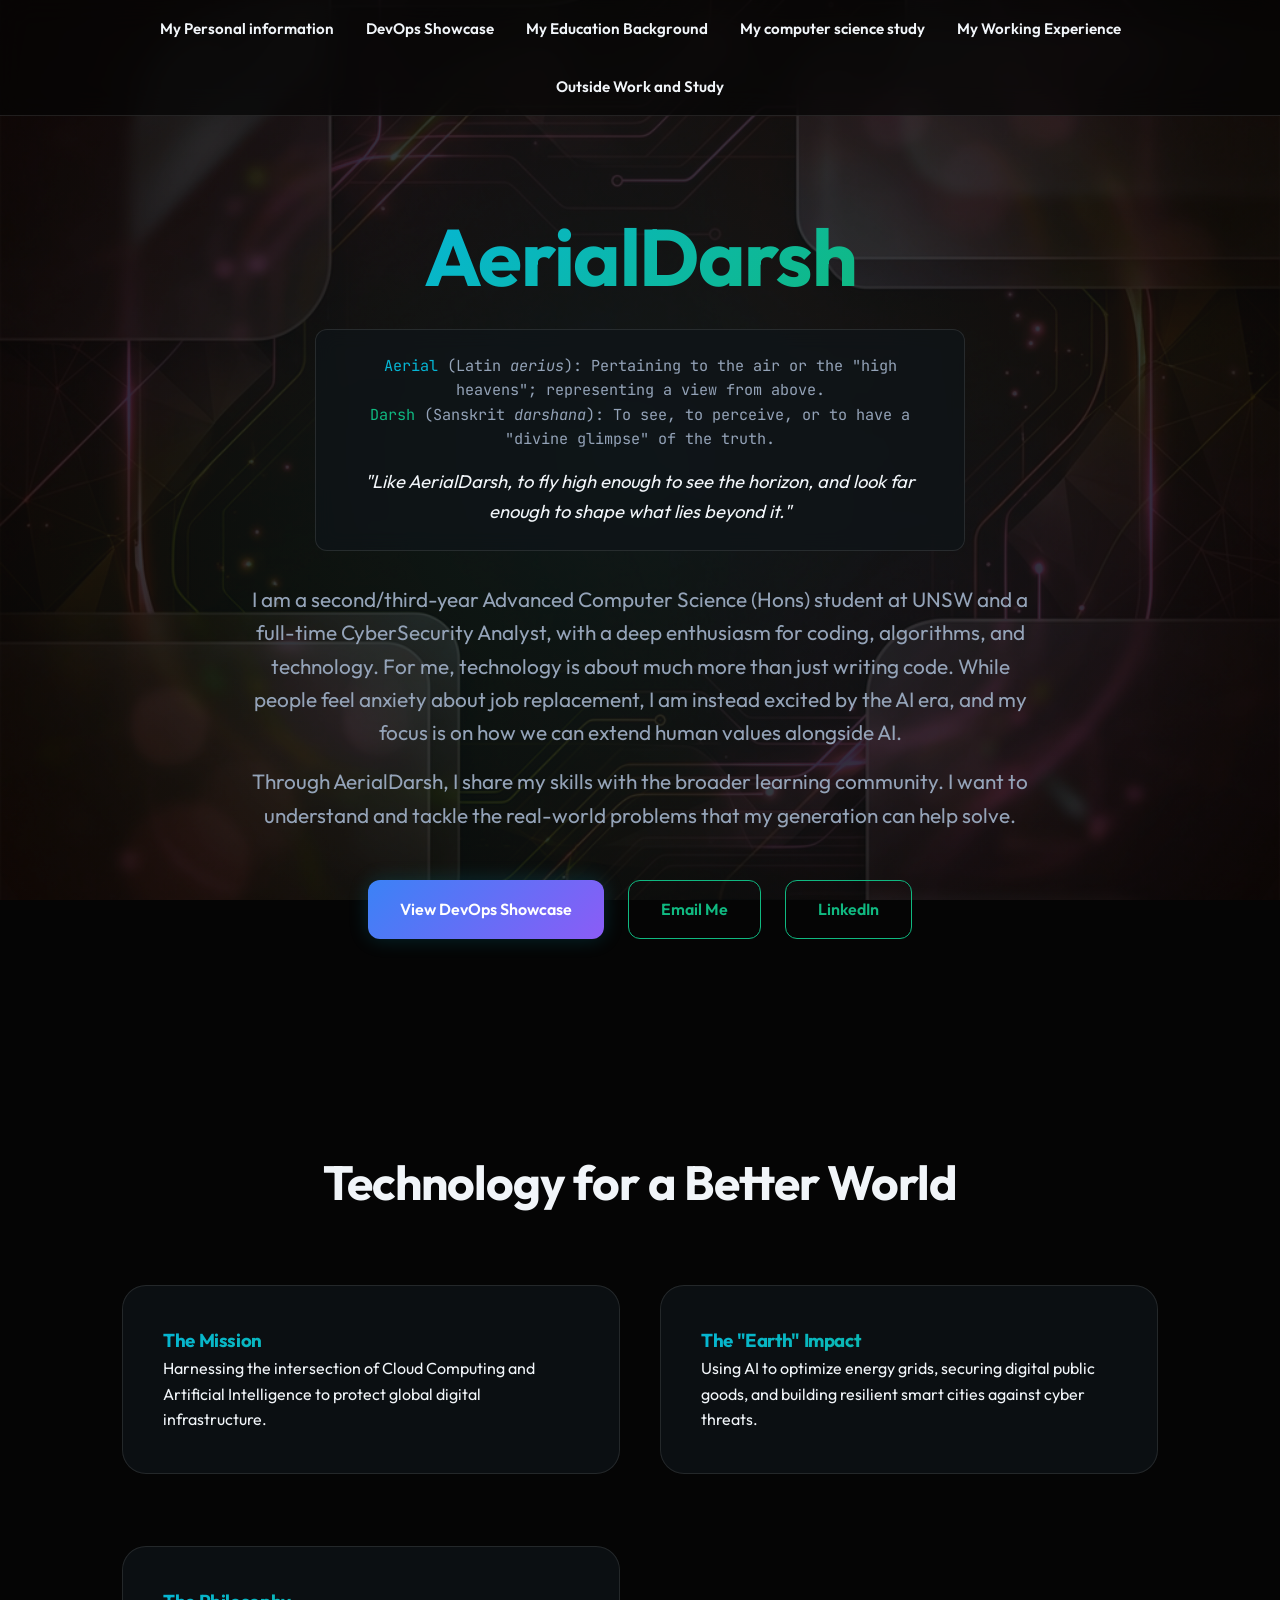
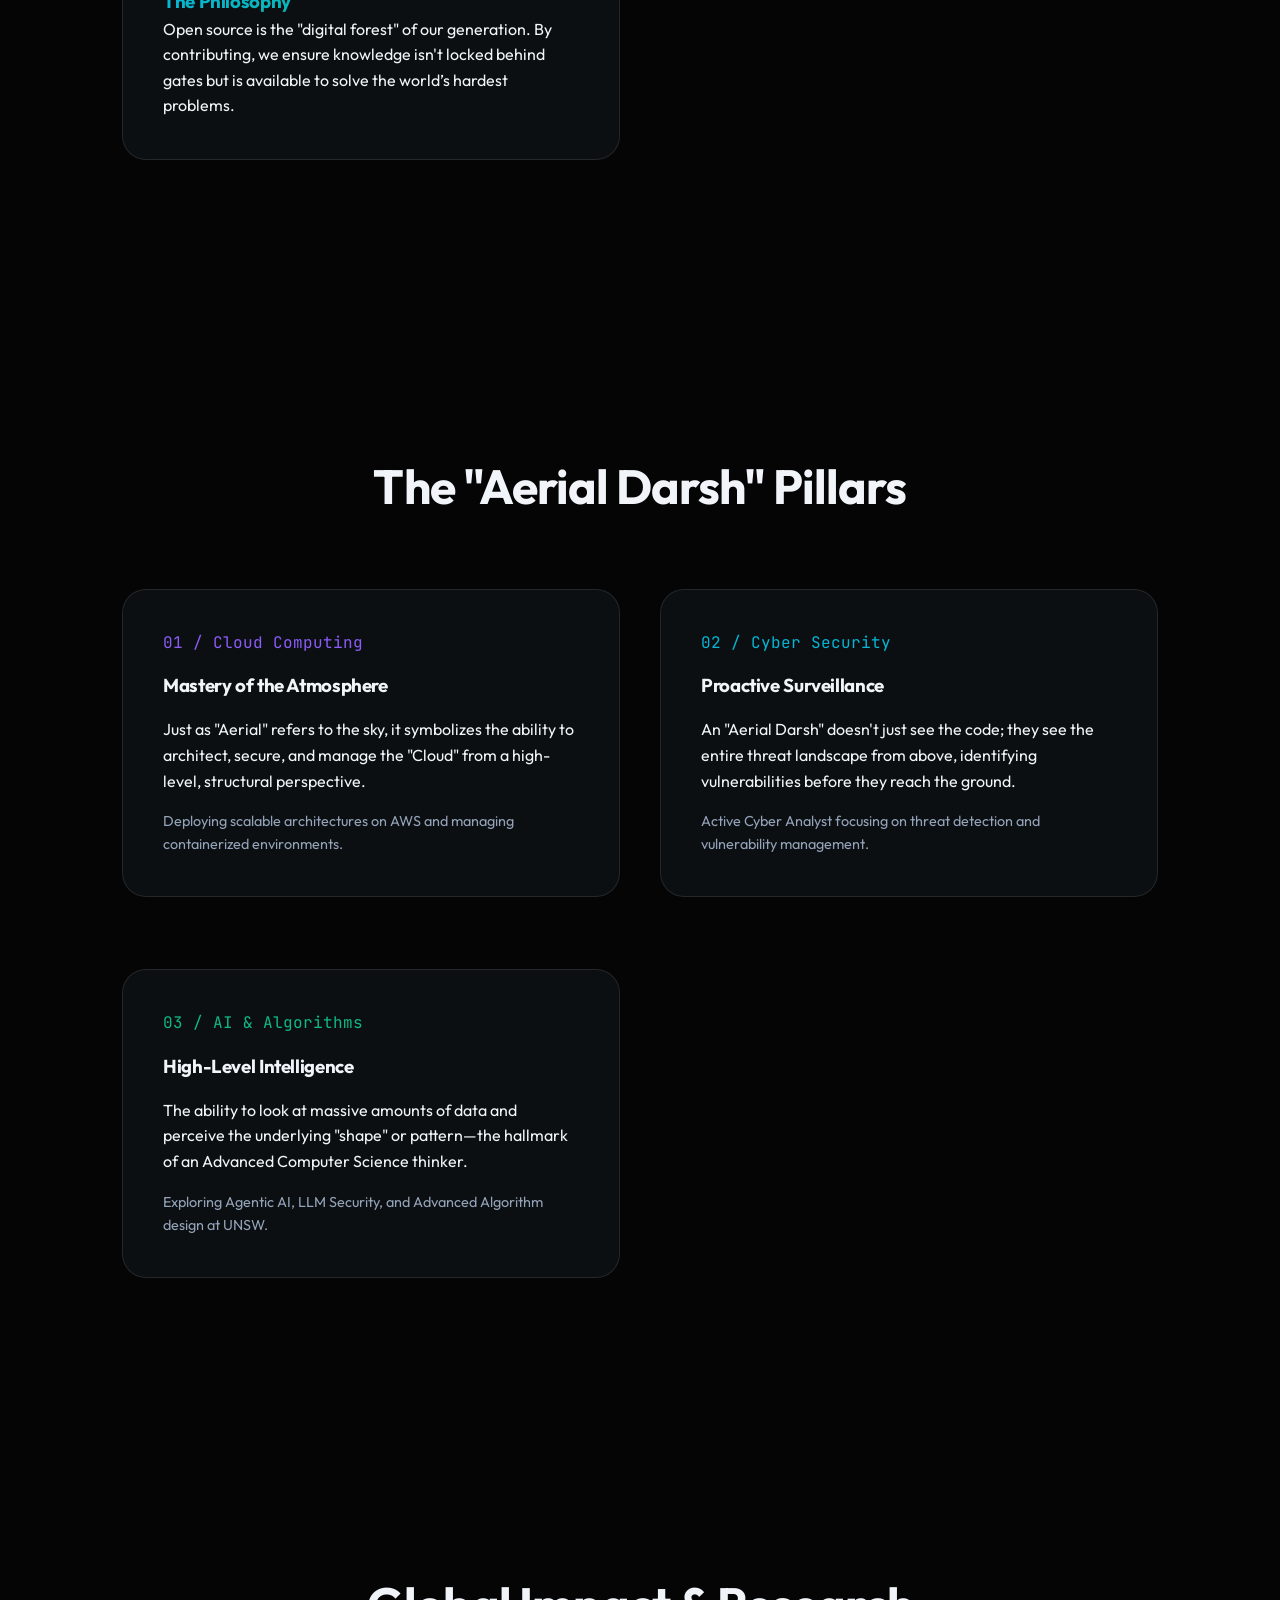
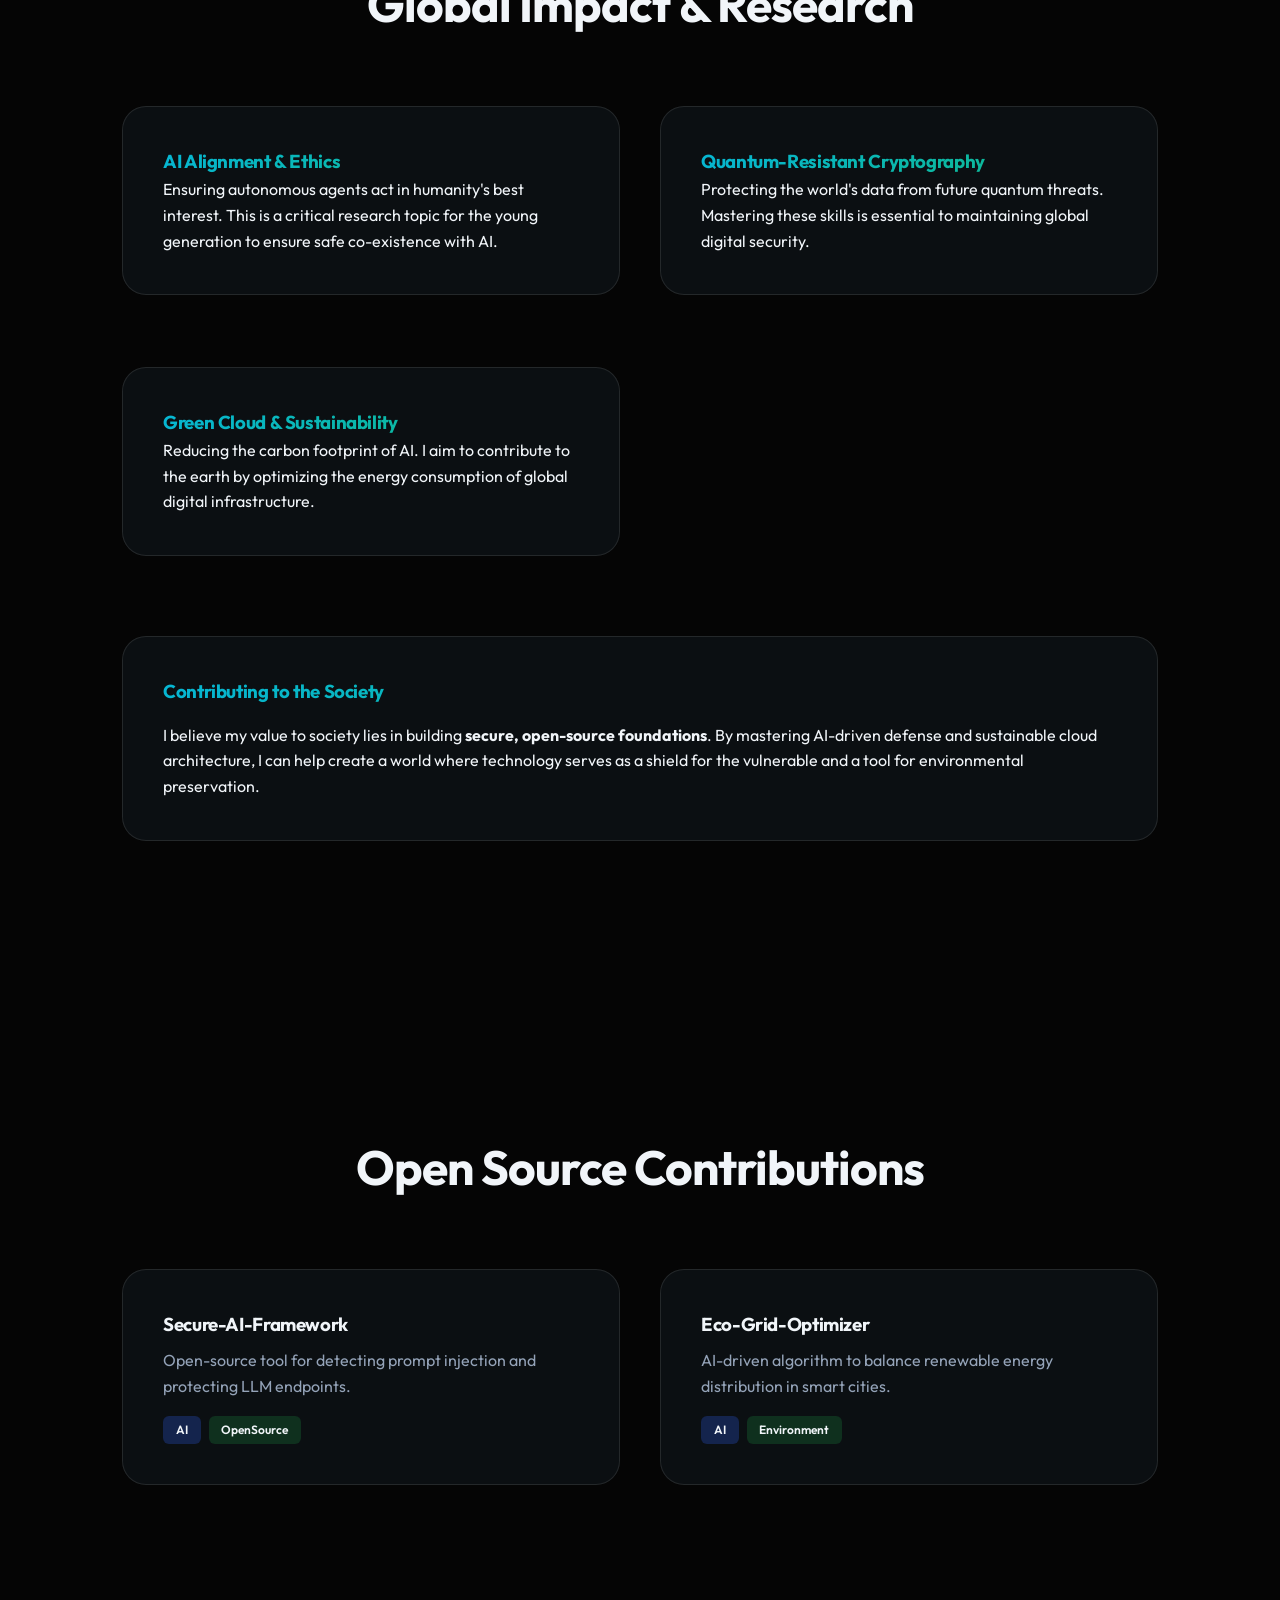
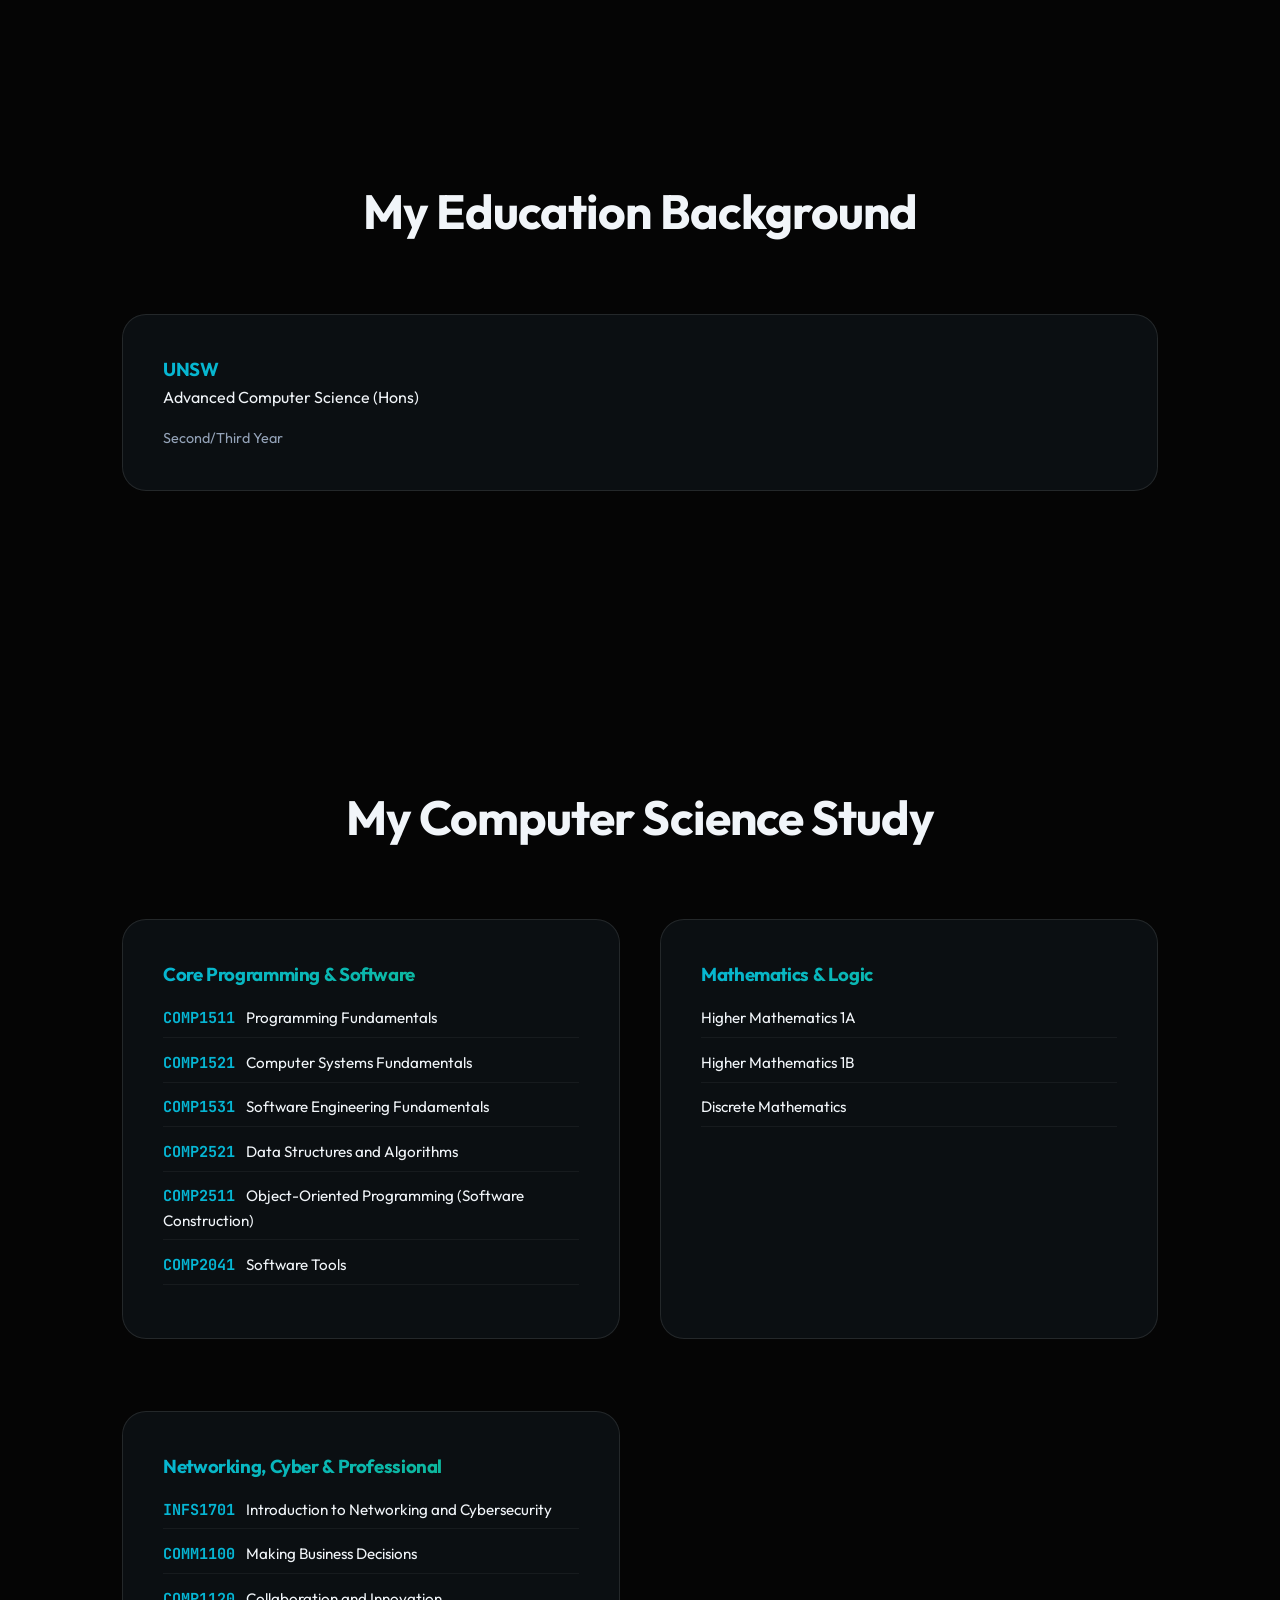
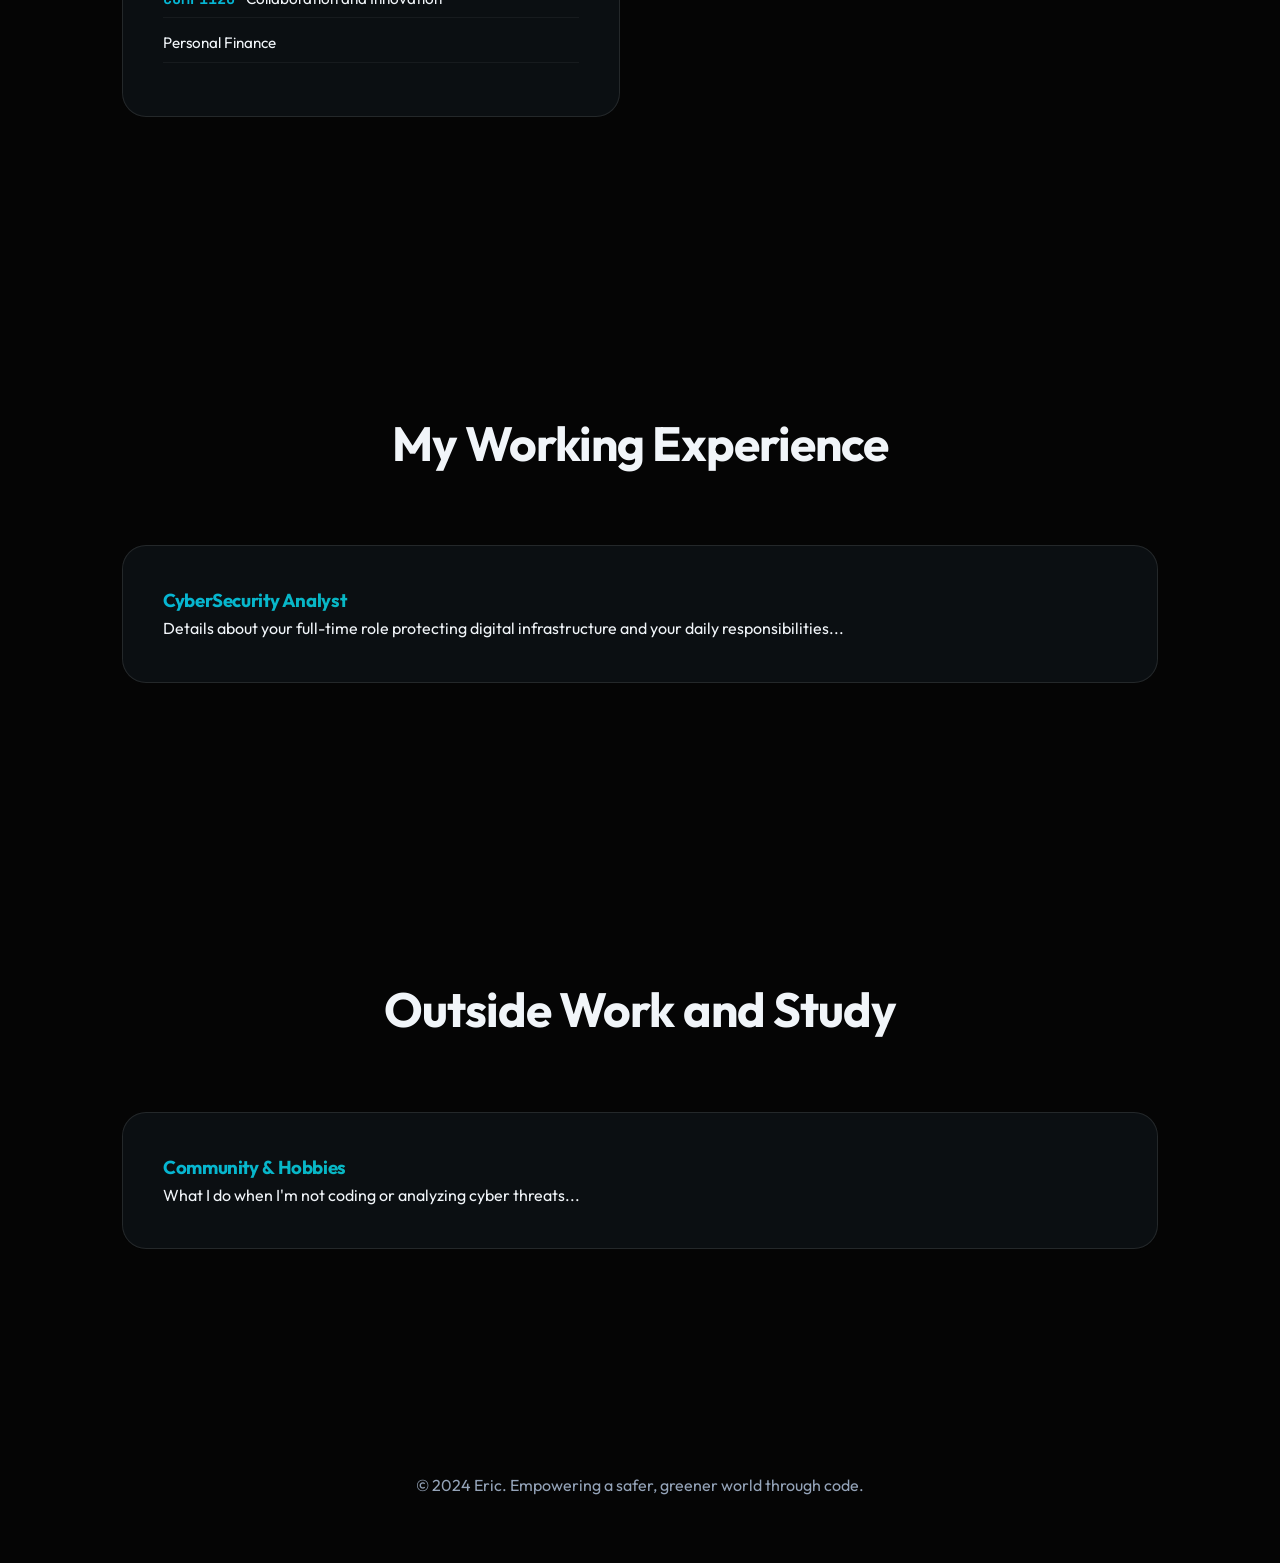
<file: index.html>
<!DOCTYPE html>
<html lang="en">
<head>
    <meta charset="UTF-8">
    <meta name="viewport" content="width=device-width, initial-scale=1.0">
    <title>AerialDarsh | Tech Portfolio</title>
    <meta name="description" content="Portfolio of Eric Wong (AerialDarsh), a Year 2 Advanced Computer Science (Hons) student at UNSW and Cyber Analyst focused on AI, Security, and Social Good.">
    <link rel="preconnect" href="https://fonts.googleapis.com">
    <link rel="preconnect" href="https://fonts.gstatic.com" crossorigin>
    <link href="https://fonts.googleapis.com/css2?family=Outfit:wght@300;400;600;700&family=JetBrains+Mono:wght@400;700&display=swap" rel="stylesheet">
    <link rel="stylesheet" href="styles.css">
</head>
<body>
    <div class="bg-overlay"></div>
    <div class="bg-gradient"></div>

    <nav class="navbar fade-in">
        <div class="nav-container">
            <ul class="nav-links">
                <li><a href="#personal-info">My Personal information</a></li>
                <li><a href="/showcase/">DevOps Showcase</a></li>
                <li><a href="#education">My Education Background</a></li>
                <li><a href="#cs-study">My computer science study</a></li>
                <li><a href="#experience">My Working Experience</a></li>
                <li><a href="#outside-work">Outside Work and Study</a></li>
            </ul>
        </div>
    </nav>

    <main class="container">
        <!-- Hero Section / Personal Info -->
        <section class="hero" id="personal-info">
            <h1 class="fade-in" style="margin-bottom: 0.5rem;"><span class="gradient-text">AerialDarsh</span></h1>
            
            <div class="fade-in" style="background: var(--card-bg); border: 1px solid var(--glass-border); border-radius: 12px; padding: 1.5rem; margin-bottom: 2rem; max-width: 650px; text-align: center; backdrop-filter: blur(10px);">
                <p style="font-family: 'JetBrains Mono', monospace; color: var(--text-muted); font-size: 0.95rem; line-height: 1.6; margin-bottom: 1rem;">
                    <span style="color: var(--primary-color);">Aerial</span> (Latin <em>aerius</em>): Pertaining to the air or the "high heavens"; representing a view from above.<br>
                    <span style="color: var(--secondary-color);">Darsh</span> (Sanskrit <em>darshana</em>): To see, to perceive, or to have a "divine glimpse" of the truth.
                </p>
                <p style="font-size: 1.15rem; color: var(--text-color); font-style: italic;">
                    "Like AerialDarsh, to fly high enough to see the horizon, and look far enough to shape what lies beyond it."
                </p>
            </div>

            <div class="bio-text fade-in">
                <p style="margin-bottom: 1rem;">
                    I am a second/third-year Advanced Computer Science (Hons) student at UNSW and a full-time CyberSecurity Analyst, with a deep enthusiasm for coding, algorithms, and technology. For me, technology is about much more than just writing code. While people feel anxiety about job replacement, I am instead excited by the AI era, and my focus is on how we can extend human values alongside AI.
                </p>
                <p>
                    Through AerialDarsh, I share my skills with the broader learning community. I want to understand and tackle the real-world problems that my generation can help solve.
                </p>
            </div>
            <div class="social-links fade-in">
                <a href="/showcase/" class="btn" style="background: linear-gradient(135deg, #3b82f6 0%, #8b5cf6 100%); border: none;">View DevOps Showcase</a>
                <a href="mailto:ericwong06@icloud.com" class="btn btn-outline">Email Me</a>
                <a href="https://www.linkedin.com/in/eric-wong-22b636353/" class="btn btn-outline">LinkedIn</a>
            </div>
        </section>

        <!-- Vision Section -->
        <section id="vision">
            <h2 class="section-title fade-in">Technology for a Better World</h2>
            <div class="grid">
                <div class="glass-card fade-in">
                    <h3 class="gradient-text">The Mission</h3>
                    <p>Harnessing the intersection of Cloud Computing and Artificial Intelligence to protect global digital infrastructure.</p>
                </div>
                <div class="glass-card fade-in">
                    <h3 class="gradient-text">The "Earth" Impact</h3>
                    <p>Using AI to optimize energy grids, securing digital public goods, and building resilient smart cities against cyber threats.</p>
                </div>
                <div class="glass-card fade-in">
                    <h3 class="gradient-text">The Philosophy</h3>
                    <p>Open source is the "digital forest" of our generation. By contributing, we ensure knowledge isn't locked behind gates but is available to solve the world’s hardest problems.</p>
                </div>
            </div>
        </section>

        <!-- Pillars Section -->
        <section id="pillars">
            <h2 class="section-title fade-in">The "Aerial Darsh" Pillars</h2>
            <div class="grid">
                <div class="glass-card fade-in">
                    <span class="mono" style="color: #8b5cf6;">01 / Cloud Computing</span>
                    <h3 style="margin-top: 1rem; margin-bottom: 1rem;">Mastery of the Atmosphere</h3>
                    <p>Just as "Aerial" refers to the sky, it symbolizes the ability to architect, secure, and manage the "Cloud" from a high-level, structural perspective.</p>
                    <p style="color: var(--text-muted); font-size: 0.9rem; margin-top: 1rem;">Deploying scalable architectures on AWS and managing containerized environments.</p>
                </div>
                <div class="glass-card fade-in">
                    <span class="mono" style="color: var(--primary-color);">02 / Cyber Security</span>
                    <h3 style="margin-top: 1rem; margin-bottom: 1rem;">Proactive Surveillance</h3>
                    <p>An "Aerial Darsh" doesn't just see the code; they see the entire threat landscape from above, identifying vulnerabilities before they reach the ground.</p>
                    <p style="color: var(--text-muted); font-size: 0.9rem; margin-top: 1rem;">Active Cyber Analyst focusing on threat detection and vulnerability management.</p>
                </div>
                <div class="glass-card fade-in">
                    <span class="mono" style="color: var(--secondary-color);">03 / AI & Algorithms</span>
                    <h3 style="margin-top: 1rem; margin-bottom: 1rem;">High-Level Intelligence</h3>
                    <p>The ability to look at massive amounts of data and perceive the underlying "shape" or pattern—the hallmark of an Advanced Computer Science thinker.</p>
                    <p style="color: var(--text-muted); font-size: 0.9rem; margin-top: 1rem;">Exploring Agentic AI, LLM Security, and Advanced Algorithm design at UNSW.</p>
                </div>
            </div>
        </section>

        <!-- Roadmaps & Impact Section -->
        <section id="roadmap">
            <h2 class="section-title fade-in">Global Impact & Research</h2>
            <div class="grid">
                <div class="glass-card fade-in">
                    <h3 class="gradient-text">AI Alignment & Ethics</h3>
                    <p>Ensuring autonomous agents act in humanity's best interest. This is a critical research topic for the young generation to ensure safe co-existence with AI.</p>
                </div>
                <div class="glass-card fade-in">
                    <h3 class="gradient-text">Quantum-Resistant Cryptography</h3>
                    <p>Protecting the world's data from future quantum threats. Mastering these skills is essential to maintaining global digital security.</p>
                </div>
                <div class="glass-card fade-in">
                    <h3 class="gradient-text">Green Cloud & Sustainability</h3>
                    <p>Reducing the carbon footprint of AI. I aim to contribute to the earth by optimizing the energy consumption of global digital infrastructure.</p>
                </div>
            </div>

            <div class="glass-card fade-in" style="margin-top: 3rem;">
                <h3 class="gradient-text" style="margin-bottom: 1rem;">Contributing to the Society</h3>
                <p>I believe my value to society lies in building <strong>secure, open-source foundations</strong>. By mastering AI-driven defense and sustainable cloud architecture, I can help create a world where technology serves as a shield for the vulnerable and a tool for environmental preservation.</p>
            </div>
        </section>

        <!-- GitHub Projects Section -->
        <section id="work">
            <h2 class="section-title fade-in">Open Source Contributions</h2>
            <div class="grid" id="github-projects">
                <!-- Dynamically populated or static for now -->
                <div class="glass-card fade-in">
                    <h3 class="text-xl font-bold">Secure-AI-Framework</h3>
                    <p style="color: var(--text-muted); margin-top: 0.5rem;">Open-source tool for detecting prompt injection and protecting LLM endpoints.</p>
                    <div style="display: flex; gap: 0.5rem; margin-top: 1rem;">
                        <span class="badge" style="background: rgba(30, 58, 138, 0.5);">AI</span>
                        <span class="badge" style="background: rgba(20, 83, 45, 0.5);">OpenSource</span>
                    </div>
                </div>
                <div class="glass-card fade-in">
                    <h3 class="text-xl font-bold">Eco-Grid-Optimizer</h3>
                    <p style="color: var(--text-muted); margin-top: 0.5rem;">AI-driven algorithm to balance renewable energy distribution in smart cities.</p>
                    <div style="display: flex; gap: 0.5rem; margin-top: 1rem;">
                        <span class="badge" style="background: rgba(30, 58, 138, 0.5);">AI</span>
                        <span class="badge" style="background: rgba(20, 83, 45, 0.5);">Environment</span>
                    </div>
                </div>
            </div>
        </section>

        <!-- Education Background -->
        <section id="education">
            <h2 class="section-title fade-in">My Education Background</h2>
            <div class="grid">
                <div class="glass-card fade-in">
                    <h3 class="gradient-text">UNSW</h3>
                    <p>Advanced Computer Science (Hons)</p>
                    <p style="color: var(--text-muted); font-size: 0.9rem; margin-top: 1rem;">Second/Third Year</p>
                </div>
            </div>
        </section>

        <!-- Computer Science Study -->
        <section id="cs-study">
            <h2 class="section-title fade-in">My Computer Science Study</h2>
            <div class="grid">
                <div class="glass-card fade-in">
                    <h3 class="gradient-text">Core Programming & Software</h3>
                    <ul class="course-list">
                        <li><strong>COMP1511</strong> Programming Fundamentals</li>
                        <li><strong>COMP1521</strong> Computer Systems Fundamentals</li>
                        <li><strong>COMP1531</strong> Software Engineering Fundamentals</li>
                        <li><strong>COMP2521</strong> Data Structures and Algorithms</li>
                        <li><strong>COMP2511</strong> Object-Oriented Programming (Software Construction)</li>
                        <li><strong>COMP2041</strong> Software Tools</li>
                    </ul>
                </div>
                <div class="glass-card fade-in">
                    <h3 class="gradient-text">Mathematics & Logic</h3>
                    <ul class="course-list">
                        <li>Higher Mathematics 1A</li>
                        <li>Higher Mathematics 1B</li>
                        <li>Discrete Mathematics</li>
                    </ul>
                </div>
                <div class="glass-card fade-in">
                    <h3 class="gradient-text">Networking, Cyber & Professional</h3>
                    <ul class="course-list">
                        <li><strong>INFS1701</strong> Introduction to Networking and Cybersecurity</li>
                        <li><strong>COMM1100</strong> Making Business Decisions</li>
                        <li><strong>COMP1120</strong> Collaboration and Innovation</li>
                        <li>Personal Finance</li>
                    </ul>
                </div>
            </div>
            <style>
                .course-list { list-style: none; padding: 0; margin-top: 1rem; }
                .course-list li { margin-bottom: 0.8rem; font-size: 0.95rem; color: var(--text-color); border-bottom: 1px solid rgba(255,255,255,0.05); padding-bottom: 0.4rem; }
                .course-list strong { color: var(--primary-color); font-family: 'JetBrains Mono', monospace; margin-right: 0.5rem; }
            </style>
        </section>

        <!-- Professional Experience -->
        <section id="experience">
            <h2 class="section-title fade-in">My Working Experience</h2>
            <div class="grid">
                <div class="glass-card fade-in">
                    <h3 class="gradient-text">CyberSecurity Analyst</h3>
                    <p>Details about your full-time role protecting digital infrastructure and your daily responsibilities...</p>
                </div>
            </div>
        </section>

        <!-- Outside Study and Work -->
        <section id="outside-work">
            <h2 class="section-title fade-in">Outside Work and Study</h2>
            <div class="grid">
                <div class="glass-card fade-in">
                    <h3 class="gradient-text">Community & Hobbies</h3>
                    <p>What I do when I'm not coding or analyzing cyber threats...</p>
                </div>
            </div>
        </section>
    </main>

    <footer class="container" style="text-align: center; padding: 4rem 0; color: var(--text-muted);">
        <p>&copy; 2024 Eric. Empowering a safer, greener world through code.</p>
    </footer>

    <script src="script.js"></script>
</body>
</html>
</file>
<file: styles.css>
:root {
    --bg-color: #050505;
    --card-bg: rgba(15, 20, 25, 0.7);
    --primary-color: #06b6d4; /* Cyan */
    --secondary-color: #10b981; /* Emerald */
    --text-color: #f1f5f9;
    --text-muted: #94a3b8;
    --glass-border: rgba(255, 255, 255, 0.1);
    --transition: all 0.4s cubic-bezier(0.175, 0.885, 0.32, 1.275);
    --glow-cyan: 0 0 20px rgba(6, 182, 212, 0.2);
}

* {
    margin: 0;
    padding: 0;
    box-sizing: border-box;
}

html {
    scroll-behavior: smooth;
    scroll-padding-top: 80px;
}

body {
    font-family: 'Outfit', sans-serif;
    background-color: var(--bg-color);
    color: var(--text-color);
    line-height: 1.6;
    overflow-x: hidden;
}

/* Background Image Overlay */
.bg-overlay {
    position: fixed;
    top: 0;
    left: 0;
    width: 100%;
    height: 100%;
    background: url('abstract_tech_background.png') no-repeat center center/cover;
    opacity: 0.2;
    z-index: -1;
    filter: saturate(1.5) hue-rotate(140deg); /* Shift blue to cyan/green */
}

.bg-gradient {
    position: fixed;
    top: 0;
    left: 0;
    width: 100%;
    height: 100%;
    background: radial-gradient(circle at 50% 50%, rgba(6, 182, 212, 0.1), transparent);
    z-index: -1;
}

/* Layout */
.container {
    max-width: 1100px;
    margin: 0 auto;
    padding: 0 2rem;
}

/* Typography */
h1, h2, h3 {
    font-weight: 700;
    letter-spacing: -0.02em;
}

.gradient-text {
    background: linear-gradient(135deg, var(--primary-color), var(--secondary-color));
    -webkit-background-clip: text;
    -webkit-text-fill-color: transparent;
}

.tagline {
    font-family: 'JetBrains Mono', monospace;
    color: var(--secondary-color);
    text-transform: uppercase;
    letter-spacing: 2px;
    font-size: 1.2rem;
    margin-bottom: 1.5rem;
}

.bio-text {
    font-size: 1.3rem;
    color: var(--text-muted);
    max-width: 800px;
    margin: 0 auto;
}

/* Glassmorphism Components */
.glass-card {
    background: var(--card-bg);
    backdrop-filter: blur(16px);
    border: 1px solid var(--glass-border);
    border-radius: 24px;
    padding: 2.5rem;
    margin-bottom: 2rem;
    transition: var(--transition);
}

.glass-card:hover {
    transform: translateY(-8px);
    border-color: var(--primary-color);
    box-shadow: var(--glow-cyan);
}

/* Navigation */
.navbar {
    position: sticky;
    top: 0;
    z-index: 1000;
    background: rgba(5, 5, 5, 0.7);
    backdrop-filter: blur(16px);
    border-bottom: 1px solid var(--glass-border);
    padding: 1rem 0;
}

.nav-container {
    max-width: 1100px;
    margin: 0 auto;
    padding: 0 2rem;
    display: flex;
    justify-content: center;
    align-items: center;
}

.nav-links {
    display: flex;
    gap: 2rem;
    list-style: none;
    flex-wrap: wrap;
    justify-content: center;
}

.nav-links a {
    color: var(--text-color);
    text-decoration: none;
    font-weight: 600;
    font-size: 0.95rem;
    transition: var(--transition);
}

.nav-links a:hover {
    color: var(--primary-color);
    text-shadow: var(--glow-cyan);
}

/* Hero Section */
.hero {
    min-height: 100vh;
    display: flex;
    flex-direction: column;
    justify-content: center;
    align-items: center;
    text-align: center;
    padding: 4rem 0;
}

.hero h1 {
    font-size: 5rem;
    margin-bottom: 0.5rem;
}

/* Sections */
section {
    padding: 8rem 0;
}

.section-title {
    font-size: 3rem;
    margin-bottom: 4rem;
    text-align: center;
}

/* Grid Layouts */
.grid {
    display: grid;
    grid-template-columns: repeat(auto-fit, minmax(320px, 1fr));
    gap: 2.5rem;
}

/* Links */
.social-links {
    display: flex;
    gap: 1.5rem;
    justify-content: center;
    margin-top: 3rem;
}

.btn {
    display: inline-flex;
    align-items: center;
    padding: 1rem 2rem;
    border-radius: 12px;
    text-decoration: none;
    font-weight: 600;
    transition: var(--transition);
    background: var(--primary-color);
    color: white;
    box-shadow: var(--glow-cyan);
}

.btn-outline {
    background: transparent;
    border: 1px solid var(--secondary-color);
    color: var(--secondary-color);
    box-shadow: none;
}

.btn:hover {
    transform: scale(1.05);
    filter: brightness(1.2);
}

/* Utils */
.mono { font-family: 'JetBrains Mono', monospace; }
.badge {
    font-size: 0.75rem;
    padding: 0.3rem 0.8rem;
    border-radius: 6px;
    font-weight: 600;
}

/* Animations */
.fade-in {
    opacity: 0;
    transform: translateY(30px);
    transition: opacity 0.8s ease-out, transform 0.8s ease-out;
}

.fade-in.visible {
    opacity: 1;
    transform: translateY(0);
}

@media (max-width: 768px) {
    .hero h1 { font-size: 3.5rem; }
    .tagline { font-size: 1rem; }
    .bio-text { font-size: 1.1rem; }
}
</file>
